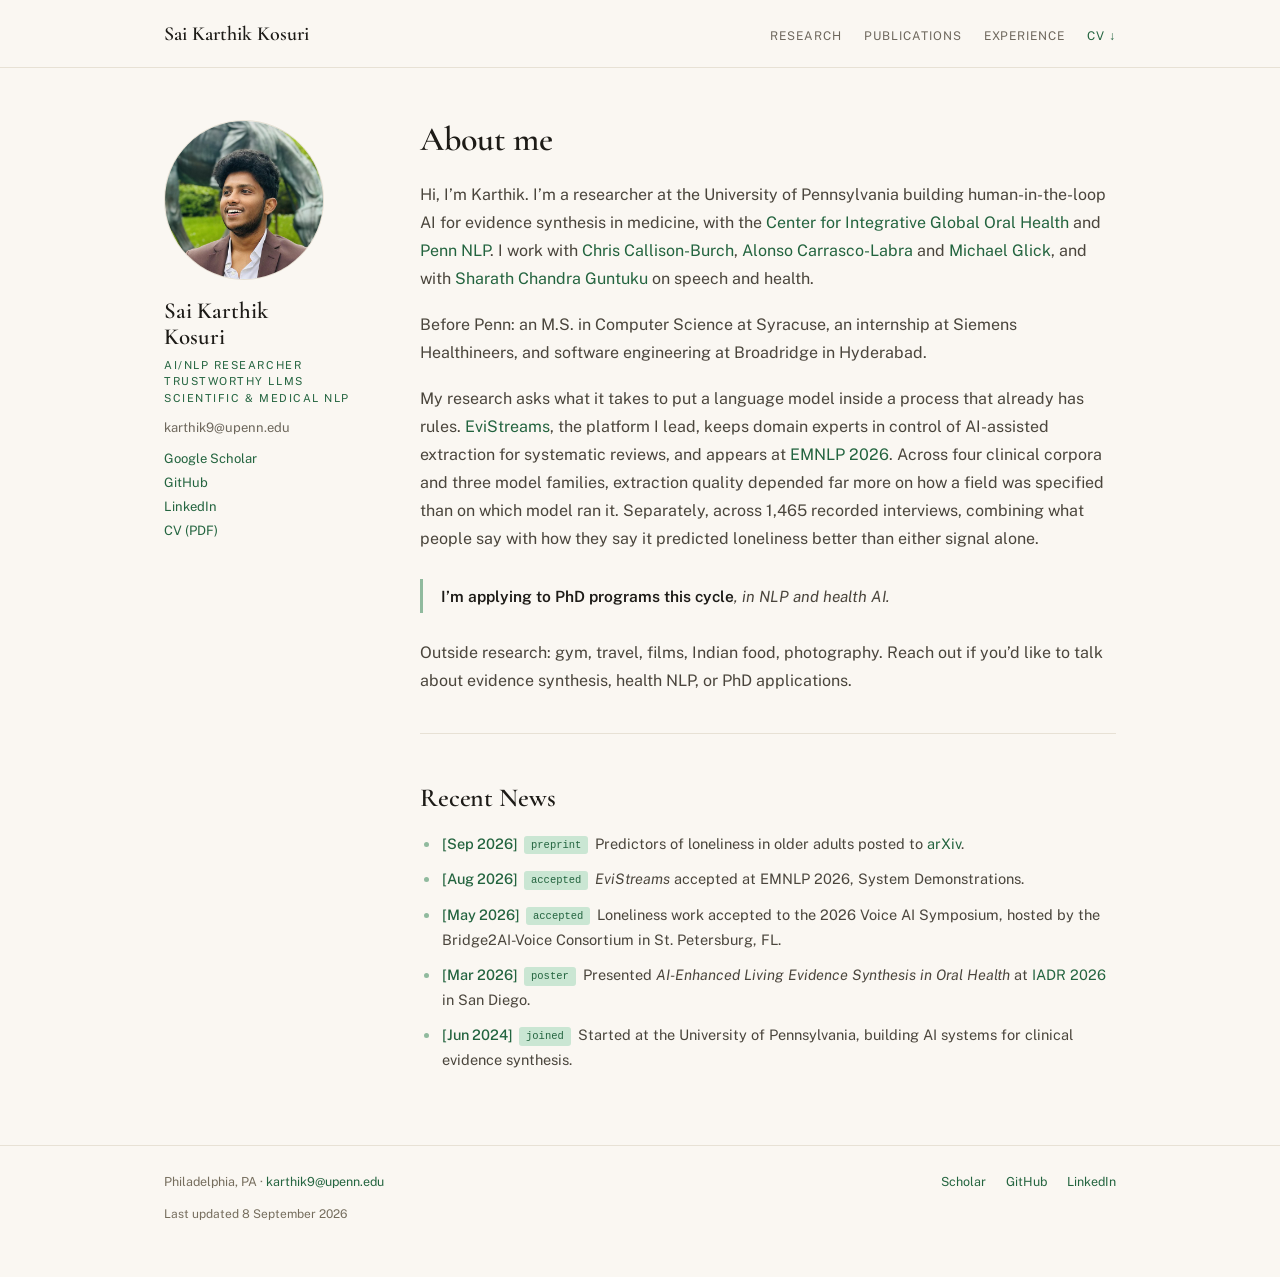
<file: index.html>
<!DOCTYPE html>
<html lang="en">
<head>
<meta charset="utf-8">
<meta name="viewport" content="width=device-width, initial-scale=1">
<title>Sai Karthik Kosuri &mdash; AI/NLP Researcher</title>
<meta name="description" content="Karthik Kosuri builds human-in-the-loop AI for evidence synthesis in medicine at the University of Pennsylvania, and studies what speech and language reveal about health in older adults. Applying to PhD programs in NLP and health AI.">
<meta name="author" content="Sai Karthik Kosuri">
<link rel="canonical" href="https://karthik-strikes.github.io/">
<meta name="theme-color" content="#faf7f2">

<meta property="og:type" content="profile">
<meta property="og:title" content="Sai Karthik Kosuri &mdash; AI/NLP Researcher, Trustworthy LLMs">
<meta property="og:description" content="Karthik Kosuri builds human-in-the-loop AI for evidence synthesis in medicine at the University of Pennsylvania, and studies what speech and language reveal about health in older adults. Applying to PhD programs in NLP and health AI.">
<meta property="og:url" content="https://karthik-strikes.github.io/">
<meta property="og:image" content="https://karthik-strikes.github.io/assets/og-card.jpg">
<meta property="og:image:width" content="1200">
<meta property="og:image:height" content="630">
<meta property="og:image:alt" content="Sai Karthik Kosuri, Researcher in NLP and Health AI, University of Pennsylvania">
<meta name="twitter:card" content="summary_large_image">
<meta name="twitter:title" content="Sai Karthik Kosuri &mdash; AI/NLP Researcher, Trustworthy LLMs">
<meta name="twitter:description" content="Karthik Kosuri builds human-in-the-loop AI for evidence synthesis in medicine at the University of Pennsylvania, and studies what speech and language reveal about health in older adults. Applying to PhD programs in NLP and health AI.">
<meta name="twitter:image" content="https://karthik-strikes.github.io/assets/og-card.jpg">

<link rel="icon" href="favicon.svg" type="image/svg+xml">
<link rel="icon" href="favicon-32.png" sizes="32x32" type="image/png">
<link rel="icon" href="favicon-16.png" sizes="16x16" type="image/png">
<link rel="apple-touch-icon" href="apple-touch-icon.png">

<link rel="preconnect" href="https://fonts.googleapis.com">
<link rel="preconnect" href="https://fonts.gstatic.com" crossorigin>
<link href="https://fonts.googleapis.com/css2?family=Cormorant+Garamond:ital,wght@0,500;0,600;1,500&family=Public+Sans:wght@400;500;600&display=swap" rel="stylesheet">
<link rel="stylesheet" href="assets/site.css">
</head>
<body>
<a class="skip" href="#main">Skip to content</a>

<header class="masthead">
  <div class="masthead-inner">
    <a class="nav-name" href="index.html">Sai Karthik Kosuri</a>
    <nav class="nav-links">
      <a href="research.html">Research</a>
      <a href="publications.html">Publications</a>
      <a href="experience.html">Experience</a>
      <a class="cv" href="assets/kosuri-cv.pdf">CV &darr;</a>
    </nav>
  </div>
</header>

<div class="shell">

  <aside class="side">
    <img class="side-photo" src="assets/headshot.jpg" width="160" height="160" alt="Portrait of Sai Karthik Kosuri">
    <div>
      <div class="side-name">Sai Karthik<br>Kosuri</div>
      <div class="side-role">AI/NLP Researcher<br>Trustworthy LLMs<br>Scientific &amp; Medical NLP</div>
      <a class="side-mail" href="mailto:karthik9@upenn.edu">karthik9@upenn.edu</a>
      <ul class="side-links">
        <li><a href="https://scholar.google.com/citations?user=XbW94m8AAAAJ" target="_blank" rel="noopener noreferrer">Google Scholar</a></li>
        <li><a href="https://github.com/karthik-strikes" target="_blank" rel="noopener noreferrer">GitHub</a></li>
        <li><a href="https://www.linkedin.com/in/karthikkosuri9/" target="_blank" rel="noopener noreferrer">LinkedIn</a></li>
        <li><a href="assets/kosuri-cv.pdf">CV (PDF)</a></li>
      </ul>
    </div>
  </aside>

  <main class="main" id="main">
    <h1 class="page-title">About me</h1>

    <p class="lede">Hi, I&rsquo;m Karthik. I&rsquo;m a researcher at the University of Pennsylvania building human-in-the-loop AI for evidence synthesis in medicine, with the <a href="https://www.dental.upenn.edu/academic-programs/center-for-integrative-global-oral-health/" target="_blank" rel="noopener noreferrer">Center for Integrative Global Oral Health</a> and <a href="https://nlp.cis.upenn.edu/" target="_blank" rel="noopener noreferrer">Penn NLP</a>. I work with <a href="https://www.cis.upenn.edu/~ccb/" target="_blank" rel="noopener noreferrer">Chris Callison-Burch</a>, <a href="https://www.dental.upenn.edu/faculty/raul-alonso-carrasco-labra-d-d-s-m-sc-ph-d-2/" target="_blank" rel="noopener noreferrer">Alonso Carrasco-Labra</a> and <a href="https://www.dental.upenn.edu/people/michael-glick/" target="_blank" rel="noopener noreferrer">Michael Glick</a>, and with <a href="https://sharathg.cis.upenn.edu/" target="_blank" rel="noopener noreferrer">Sharath Chandra Guntuku</a> on speech and health.</p>

    <p class="lede">Before Penn: an M.S. in Computer Science at Syracuse, an internship at Siemens Healthineers, and software engineering at Broadridge in Hyderabad.</p>

    <p class="lede">My research asks what it takes to put a language model inside a process that already has rules. <a href="research.html">EviStreams</a>, the platform I lead, keeps domain experts in control of AI-assisted extraction for systematic reviews, and appears at <a href="publications.html">EMNLP 2026</a>. Across four clinical corpora and three model families, extraction quality depended far more on how a field was specified than on which model ran it. Separately, across 1,465 recorded interviews, combining what people say with how they say it predicted loneliness better than either signal alone.</p>

    <p class="callout"><strong>I&rsquo;m applying to PhD programs this cycle</strong>, in NLP and health AI.</p>

    <p class="lede">Outside research: gym, travel, films, Indian food, photography. Reach out if you&rsquo;d like to talk about evidence synthesis, health NLP, or PhD applications.</p>

    <hr class="rule">

    <h2 class="sec">Recent News</h2>
    <ul class="news">
      <li><span class="when">[Sep 2026]</span> <span class="ntag">preprint</span>Predictors of loneliness in older adults posted to <a href="https://arxiv.org/abs/2609.02606" target="_blank" rel="noopener noreferrer">arXiv</a>.</li>
      <li><span class="when">[Aug 2026]</span> <span class="ntag">accepted</span><em>EviStreams</em> accepted at EMNLP 2026, System Demonstrations.</li>
      <li><span class="when">[May 2026]</span> <span class="ntag">accepted</span>Loneliness work accepted to the 2026 Voice AI Symposium, hosted by the Bridge2AI-Voice Consortium in St. Petersburg, FL.</li>
      <li><span class="when">[Mar 2026]</span> <span class="ntag">poster</span>Presented <em>AI-Enhanced Living Evidence Synthesis in Oral Health</em> at <a href="publications.html#talks">IADR 2026</a> in San Diego.</li>
      <li><span class="when">[Jun 2024]</span> <span class="ntag">joined</span>Started at the University of Pennsylvania, building AI systems for clinical evidence synthesis.</li>
    </ul>
  </main>

</div>

<div class="foot-wrap">
  <footer class="foot">
    <div>Philadelphia, PA &middot; <a href="mailto:karthik9@upenn.edu">karthik9@upenn.edu</a></div>
    <div class="foot-links">
      <a href="https://scholar.google.com/citations?user=XbW94m8AAAAJ" target="_blank" rel="noopener noreferrer">Scholar</a>
      <a href="https://github.com/karthik-strikes" target="_blank" rel="noopener noreferrer">GitHub</a>
      <a href="https://www.linkedin.com/in/karthikkosuri9/" target="_blank" rel="noopener noreferrer">LinkedIn</a>
    </div>
    <div class="stamp">Last updated <time datetime="2026-09-08">8 September 2026</time></div>
  </footer>
</div>

<script type="application/ld+json">
{
  "@context": "https://schema.org",
  "@type": "Person",
  "name": "Sai Karthik Kosuri",
  "alternateName": "Karthik Kosuri",
  "url": "https://karthik-strikes.github.io/",
  "image": "https://karthik-strikes.github.io/assets/headshot.jpg",
  "email": "mailto:karthik9@upenn.edu",
  "jobTitle": "AI/NLP Researcher",
  "worksFor": { "@type": "Organization", "name": "University of Pennsylvania" },
  "alumniOf": [
    { "@type": "CollegeOrUniversity", "name": "Syracuse University" },
    { "@type": "CollegeOrUniversity", "name": "Vellore Institute of Technology" }
  ],
  "knowsAbout": ["Natural Language Processing", "Trustworthy Large Language Models", "Scientific and Medical NLP", "Evidence Synthesis", "Systematic Reviews", "Speech and Language Analysis"],
  "sameAs": [
    "https://scholar.google.com/citations?user=XbW94m8AAAAJ",
    "https://github.com/karthik-strikes",
    "https://www.linkedin.com/in/karthikkosuri9/"
  ]
}
</script>

</body>
</html>
</file>
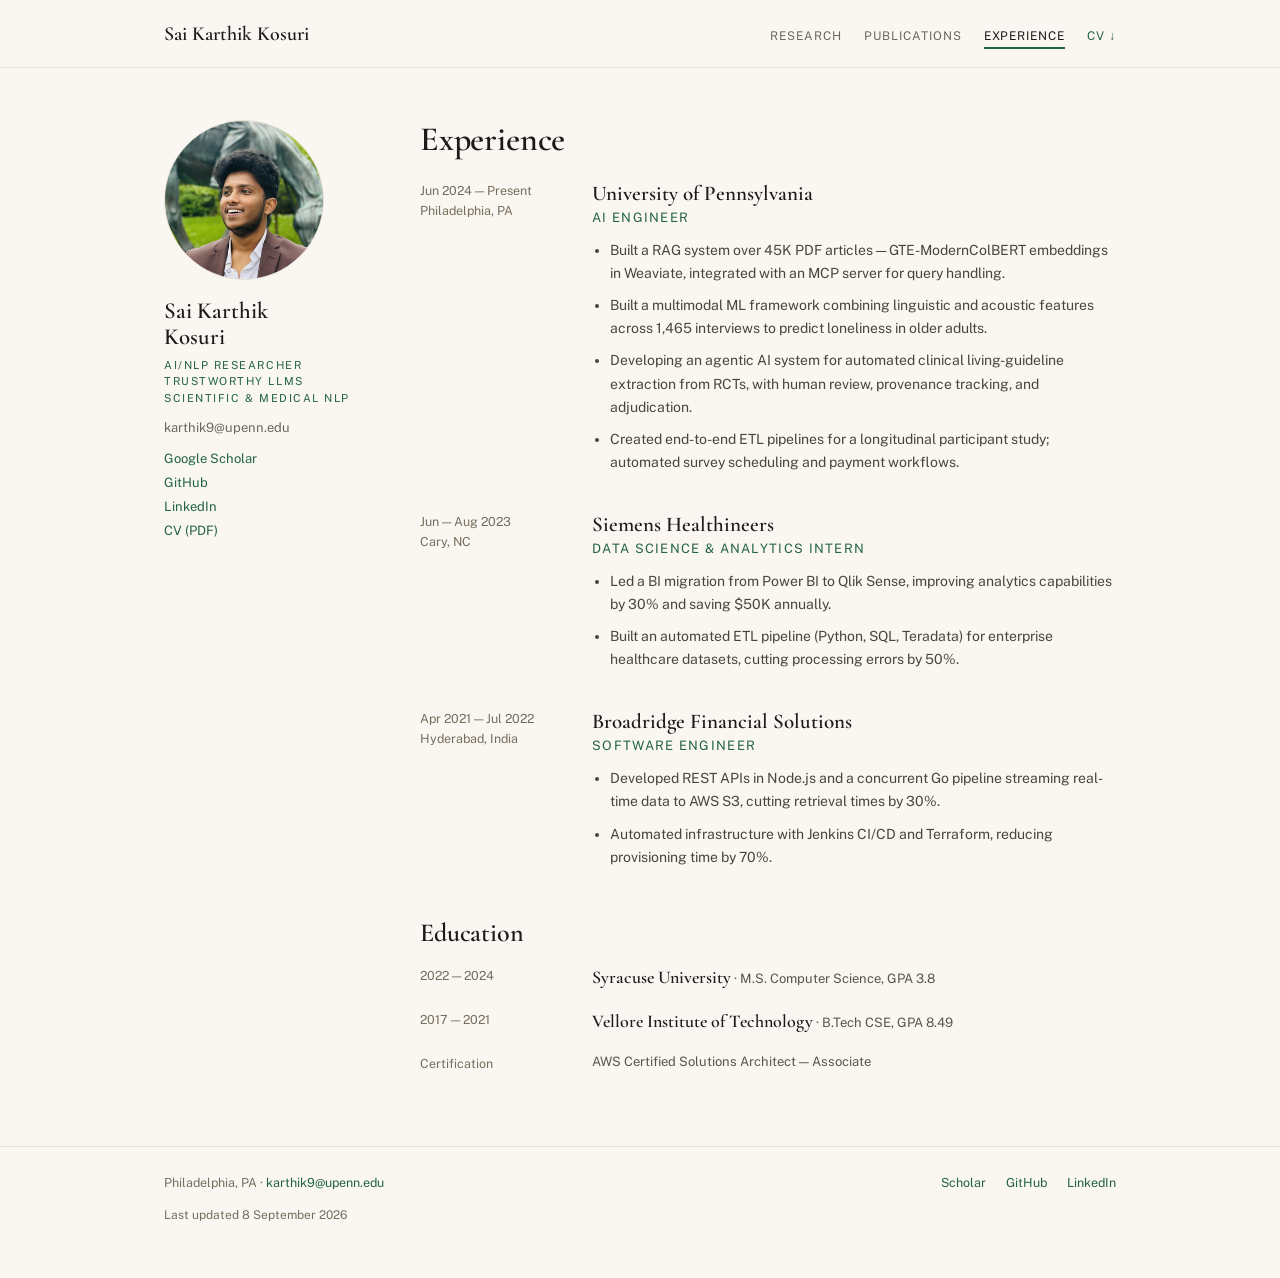
<file: experience.html>
<!DOCTYPE html>
<html lang="en">
<head>
<meta charset="utf-8">
<meta name="viewport" content="width=device-width, initial-scale=1">
<title>Experience &mdash; Sai Karthik Kosuri</title>
<meta name="description" content="Experience and education: AI Engineer at the University of Pennsylvania, previously Siemens Healthineers and Broadridge Financial Solutions.">
<meta name="author" content="Sai Karthik Kosuri">
<link rel="canonical" href="https://karthik-strikes.github.io/experience.html">
<meta name="theme-color" content="#faf7f2">

<meta property="og:type" content="website">
<meta property="og:title" content="Experience &mdash; Sai Karthik Kosuri">
<meta property="og:description" content="Experience and education: AI Engineer at the University of Pennsylvania, previously Siemens Healthineers and Broadridge Financial Solutions.">
<meta property="og:url" content="https://karthik-strikes.github.io/experience.html">
<meta property="og:image" content="https://karthik-strikes.github.io/assets/og-card.jpg">
<meta property="og:image:width" content="1200">
<meta property="og:image:height" content="630">
<meta property="og:image:alt" content="Sai Karthik Kosuri, Researcher in NLP and Health AI, University of Pennsylvania">
<meta name="twitter:card" content="summary_large_image">
<meta name="twitter:title" content="Experience &mdash; Sai Karthik Kosuri">
<meta name="twitter:description" content="Experience and education: AI Engineer at the University of Pennsylvania, previously Siemens Healthineers and Broadridge Financial Solutions.">
<meta name="twitter:image" content="https://karthik-strikes.github.io/assets/og-card.jpg">

<link rel="icon" href="favicon.svg" type="image/svg+xml">
<link rel="icon" href="favicon-32.png" sizes="32x32" type="image/png">
<link rel="icon" href="favicon-16.png" sizes="16x16" type="image/png">
<link rel="apple-touch-icon" href="apple-touch-icon.png">

<link rel="preconnect" href="https://fonts.googleapis.com">
<link rel="preconnect" href="https://fonts.gstatic.com" crossorigin>
<link href="https://fonts.googleapis.com/css2?family=Cormorant+Garamond:ital,wght@0,500;0,600;1,500&family=Public+Sans:wght@400;500;600&display=swap" rel="stylesheet">
<link rel="stylesheet" href="assets/site.css">
</head>
<body>
<a class="skip" href="#main">Skip to content</a>

<header class="masthead">
  <div class="masthead-inner">
    <a class="nav-name" href="index.html">Sai Karthik Kosuri</a>
    <nav class="nav-links">
      <a href="research.html">Research</a>
      <a href="publications.html">Publications</a>
      <a class="active" href="experience.html">Experience</a>
      <a class="cv" href="assets/kosuri-cv.pdf">CV &darr;</a>
    </nav>
  </div>
</header>

<div class="shell">

  <aside class="side">
    <img class="side-photo" src="assets/headshot.jpg" width="160" height="160" alt="Portrait of Sai Karthik Kosuri">
    <div>
      <div class="side-name">Sai Karthik<br>Kosuri</div>
      <div class="side-role">AI/NLP Researcher<br>Trustworthy LLMs<br>Scientific &amp; Medical NLP</div>
      <a class="side-mail" href="mailto:karthik9@upenn.edu">karthik9@upenn.edu</a>
      <ul class="side-links">
        <li><a href="https://scholar.google.com/citations?user=XbW94m8AAAAJ" target="_blank" rel="noopener noreferrer">Google Scholar</a></li>
        <li><a href="https://github.com/karthik-strikes" target="_blank" rel="noopener noreferrer">GitHub</a></li>
        <li><a href="https://www.linkedin.com/in/karthikkosuri9/" target="_blank" rel="noopener noreferrer">LinkedIn</a></li>
        <li><a href="assets/kosuri-cv.pdf">CV (PDF)</a></li>
      </ul>
    </div>
  </aside>

  <main class="main" id="main">
    <h1 class="page-title">Experience</h1>

    <div class="entries">
      <article class="entry">
        <div class="when">Jun 2024 &mdash; Present<br>Philadelphia, PA</div>
        <div>
          <h3>University of Pennsylvania</h3>
          <div class="role">AI Engineer</div>
          <ul>
            <li>Built a RAG system over 45K PDF articles &mdash; GTE-ModernColBERT embeddings in Weaviate, integrated with an MCP server for query handling.</li>
            <li>Built a multimodal ML framework combining linguistic and acoustic features across 1,465 interviews to predict loneliness in older adults.</li>
            <li>Developing an agentic AI system for automated clinical living-guideline extraction from RCTs, with human review, provenance tracking, and adjudication.</li>
            <li>Created end-to-end ETL pipelines for a longitudinal participant study; automated survey scheduling and payment workflows.</li>
          </ul>
        </div>
      </article>

      <article class="entry">
        <div class="when">Jun &mdash; Aug 2023<br>Cary, NC</div>
        <div>
          <h3>Siemens Healthineers</h3>
          <div class="role">Data Science &amp; Analytics Intern</div>
          <ul>
            <li>Led a BI migration from Power BI to Qlik Sense, improving analytics capabilities by 30% and saving $50K annually.</li>
            <li>Built an automated ETL pipeline (Python, SQL, Teradata) for enterprise healthcare datasets, cutting processing errors by 50%.</li>
          </ul>
        </div>
      </article>

      <article class="entry">
        <div class="when">Apr 2021 &mdash; Jul 2022<br>Hyderabad, India</div>
        <div>
          <h3>Broadridge Financial Solutions</h3>
          <div class="role">Software Engineer</div>
          <ul>
            <li>Developed REST APIs in Node.js and a concurrent Go pipeline streaming real-time data to AWS S3, cutting retrieval times by 30%.</li>
            <li>Automated infrastructure with Jenkins CI/CD and Terraform, reducing provisioning time by 70%.</li>
          </ul>
        </div>
      </article>
    </div>

    <h2 class="sec" id="education">Education</h2>
    <div class="edu">
      <div class="entry">
        <div class="when">2022 &mdash; 2024</div>
        <div><span class="school">Syracuse University</span><span class="detail"> &middot; M.S. Computer Science, GPA 3.8</span></div>
      </div>
      <div class="entry">
        <div class="when">2017 &mdash; 2021</div>
        <div><span class="school">Vellore Institute of Technology</span><span class="detail"> &middot; B.Tech CSE, GPA 8.49</span></div>
      </div>
      <div class="entry">
        <div class="when">Certification</div>
        <div class="detail">AWS Certified Solutions Architect &mdash; Associate</div>
      </div>
    </div>
  </main>

</div>

<div class="foot-wrap">
  <footer class="foot">
    <div>Philadelphia, PA &middot; <a href="mailto:karthik9@upenn.edu">karthik9@upenn.edu</a></div>
    <div class="foot-links">
      <a href="https://scholar.google.com/citations?user=XbW94m8AAAAJ" target="_blank" rel="noopener noreferrer">Scholar</a>
      <a href="https://github.com/karthik-strikes" target="_blank" rel="noopener noreferrer">GitHub</a>
      <a href="https://www.linkedin.com/in/karthikkosuri9/" target="_blank" rel="noopener noreferrer">LinkedIn</a>
    </div>
    <div class="stamp">Last updated <time datetime="2026-09-08">8 September 2026</time></div>
  </footer>
</div>

</body>
</html>
</file>
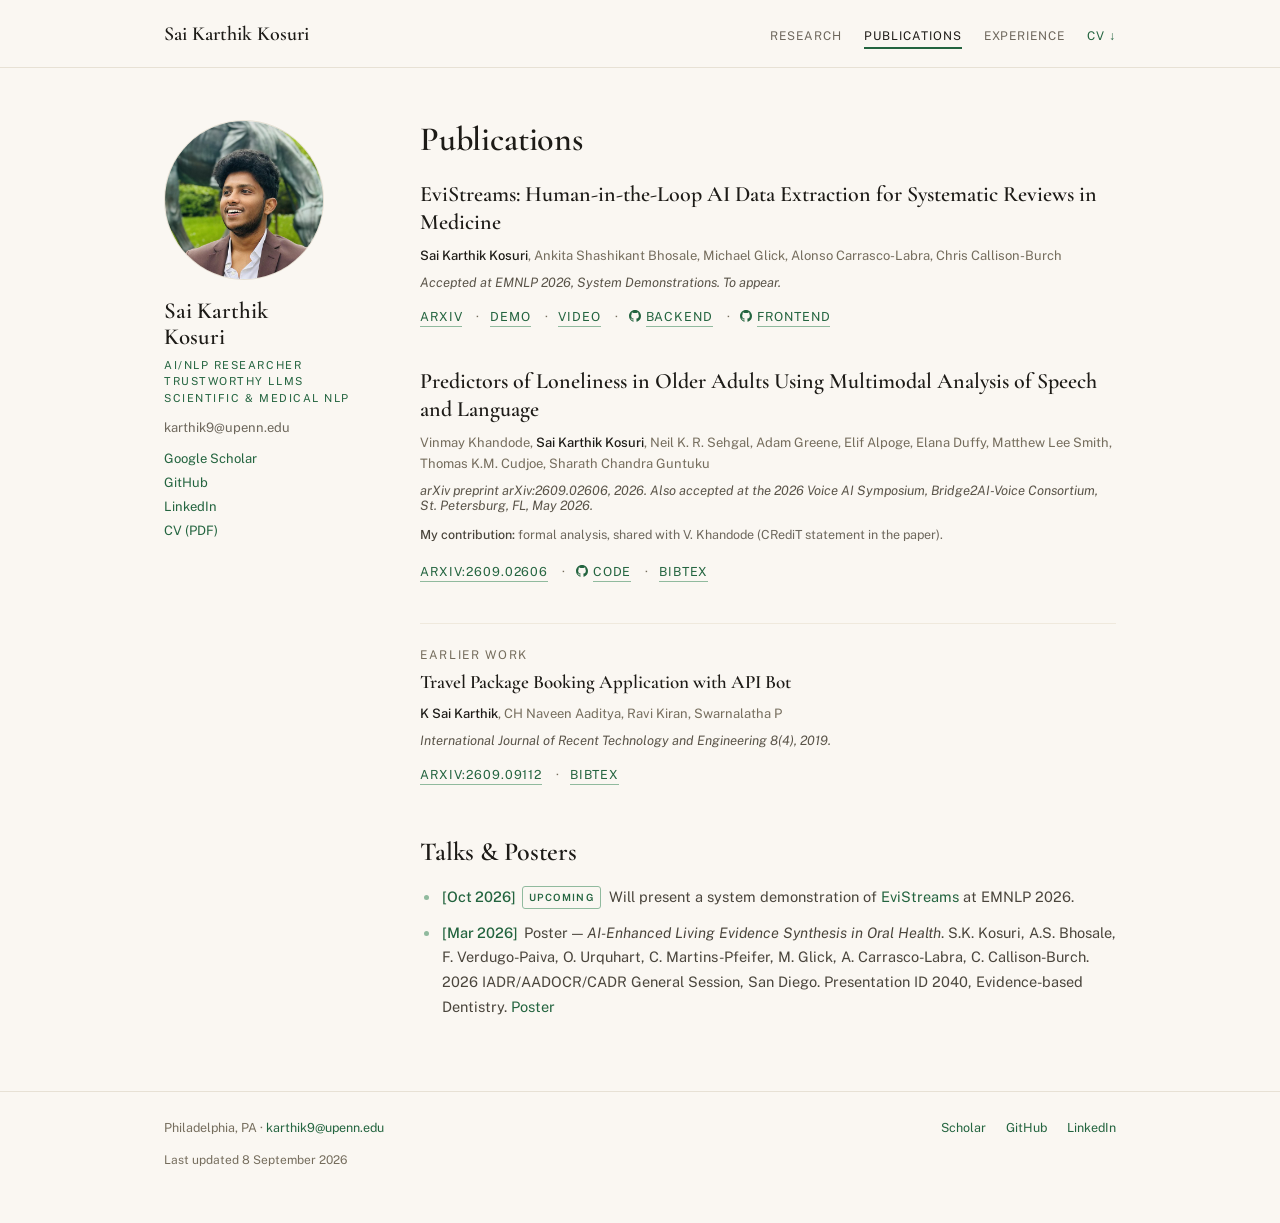
<file: publications.html>
<!DOCTYPE html>
<html lang="en">
<head>
<meta charset="utf-8">
<meta name="viewport" content="width=device-width, initial-scale=1">
<title>Publications &mdash; Sai Karthik Kosuri</title>
<meta name="description" content="Publications and conference talks by Sai Karthik Kosuri, including EviStreams at EMNLP 2026 and multimodal analysis of loneliness in older adults.">
<meta name="author" content="Sai Karthik Kosuri">
<link rel="canonical" href="https://karthik-strikes.github.io/publications.html">
<meta name="theme-color" content="#faf7f2">

<meta property="og:type" content="website">
<meta property="og:title" content="Publications &mdash; Sai Karthik Kosuri">
<meta property="og:description" content="Publications and conference talks by Sai Karthik Kosuri, including EviStreams at EMNLP 2026 and multimodal analysis of loneliness in older adults.">
<meta property="og:url" content="https://karthik-strikes.github.io/publications.html">
<meta property="og:image" content="https://karthik-strikes.github.io/assets/og-card.jpg">
<meta property="og:image:width" content="1200">
<meta property="og:image:height" content="630">
<meta property="og:image:alt" content="Sai Karthik Kosuri, Researcher in NLP and Health AI, University of Pennsylvania">
<meta name="twitter:card" content="summary_large_image">
<meta name="twitter:title" content="Publications &mdash; Sai Karthik Kosuri">
<meta name="twitter:description" content="Publications and conference talks by Sai Karthik Kosuri, including EviStreams at EMNLP 2026 and multimodal analysis of loneliness in older adults.">
<meta name="twitter:image" content="https://karthik-strikes.github.io/assets/og-card.jpg">

<link rel="icon" href="favicon.svg" type="image/svg+xml">
<link rel="icon" href="favicon-32.png" sizes="32x32" type="image/png">
<link rel="icon" href="favicon-16.png" sizes="16x16" type="image/png">
<link rel="apple-touch-icon" href="apple-touch-icon.png">

<link rel="preconnect" href="https://fonts.googleapis.com">
<link rel="preconnect" href="https://fonts.gstatic.com" crossorigin>
<link href="https://fonts.googleapis.com/css2?family=Cormorant+Garamond:ital,wght@0,500;0,600;1,500&family=Public+Sans:wght@400;500;600&display=swap" rel="stylesheet">
<link rel="stylesheet" href="assets/site.css">
</head>
<body>
<a class="skip" href="#main">Skip to content</a>

<header class="masthead">
  <div class="masthead-inner">
    <a class="nav-name" href="index.html">Sai Karthik Kosuri</a>
    <nav class="nav-links">
      <a href="research.html">Research</a>
      <a class="active" href="publications.html">Publications</a>
      <a href="experience.html">Experience</a>
      <a class="cv" href="assets/kosuri-cv.pdf">CV &darr;</a>
    </nav>
  </div>
</header>

<div class="shell">

  <aside class="side">
    <img class="side-photo" src="assets/headshot.jpg" width="160" height="160" alt="Portrait of Sai Karthik Kosuri">
    <div>
      <div class="side-name">Sai Karthik<br>Kosuri</div>
      <div class="side-role">AI/NLP Researcher<br>Trustworthy LLMs<br>Scientific &amp; Medical NLP</div>
      <a class="side-mail" href="mailto:karthik9@upenn.edu">karthik9@upenn.edu</a>
      <ul class="side-links">
        <li><a href="https://scholar.google.com/citations?user=XbW94m8AAAAJ" target="_blank" rel="noopener noreferrer">Google Scholar</a></li>
        <li><a href="https://github.com/karthik-strikes" target="_blank" rel="noopener noreferrer">GitHub</a></li>
        <li><a href="https://www.linkedin.com/in/karthikkosuri9/" target="_blank" rel="noopener noreferrer">LinkedIn</a></li>
        <li><a href="assets/kosuri-cv.pdf">CV (PDF)</a></li>
      </ul>
    </div>
  </aside>

  <main class="main" id="main">
    <h1 class="page-title">Publications</h1>

    <div class="pubs">
      <article>
        <h3><a href="https://arxiv.org/abs/2609.27418" target="_blank" rel="noopener noreferrer">EviStreams: Human-in-the-Loop AI Data Extraction for Systematic Reviews in Medicine</a></h3>
        <p class="authors"><span class="me">Sai Karthik Kosuri</span>, Ankita Shashikant Bhosale, Michael Glick, Alonso Carrasco-Labra, Chris Callison-Burch</p>
        <p class="venue">Accepted at EMNLP 2026, System Demonstrations. To appear.</p>
        <div class="dotlinks">
          <a href="https://arxiv.org/abs/2609.27418" target="_blank" rel="noopener noreferrer"><span>arXiv</span></a>
          <a href="https://evistreams.com/demo" target="_blank" rel="noopener noreferrer"><span>Demo</span></a>
          <a href="https://www.youtube.com/watch?v=j1Gxyu0KitU" target="_blank" rel="noopener noreferrer"><span>Video</span></a>
          <a href="https://github.com/karthik-strikes/evistream_backend" target="_blank" rel="noopener noreferrer"><svg class="gh" viewBox="0 0 16 16" fill="currentColor" aria-hidden="true"><path d="M8 0C3.58 0 0 3.58 0 8c0 3.54 2.29 6.53 5.47 7.59.4.07.55-.17.55-.38 0-.19-.01-.82-.01-1.49-2.01.37-2.53-.49-2.69-.94-.09-.23-.48-.94-.82-1.13-.28-.15-.68-.52-.01-.53.63-.01 1.08.58 1.23.82.72 1.21 1.87.87 2.33.66.07-.52.28-.87.51-1.07-1.78-.2-3.64-.89-3.64-3.95 0-.87.31-1.59.82-2.15-.08-.2-.36-1.02.08-2.12 0 0 .67-.21 2.2.82.64-.18 1.32-.27 2-.27s1.36.09 2 .27c1.53-1.04 2.2-.82 2.2-.82.44 1.1.16 1.92.08 2.12.51.56.82 1.27.82 2.15 0 3.07-1.87 3.75-3.65 3.95.29.25.54.73.54 1.48 0 1.07-.01 1.93-.01 2.2 0 .21.15.46.55.38A8.012 8.012 0 0 0 16 8c0-4.42-3.58-8-8-8z"/></svg><span>Backend</span></a>
          <a href="https://github.com/karthik-strikes/evistream_frontend" target="_blank" rel="noopener noreferrer"><svg class="gh" viewBox="0 0 16 16" fill="currentColor" aria-hidden="true"><path d="M8 0C3.58 0 0 3.58 0 8c0 3.54 2.29 6.53 5.47 7.59.4.07.55-.17.55-.38 0-.19-.01-.82-.01-1.49-2.01.37-2.53-.49-2.69-.94-.09-.23-.48-.94-.82-1.13-.28-.15-.68-.52-.01-.53.63-.01 1.08.58 1.23.82.72 1.21 1.87.87 2.33.66.07-.52.28-.87.51-1.07-1.78-.2-3.64-.89-3.64-3.95 0-.87.31-1.59.82-2.15-.08-.2-.36-1.02.08-2.12 0 0 .67-.21 2.2.82.64-.18 1.32-.27 2-.27s1.36.09 2 .27c1.53-1.04 2.2-.82 2.2-.82.44 1.1.16 1.92.08 2.12.51.56.82 1.27.82 2.15 0 3.07-1.87 3.75-3.65 3.95.29.25.54.73.54 1.48 0 1.07-.01 1.93-.01 2.2 0 .21.15.46.55.38A8.012 8.012 0 0 0 16 8c0-4.42-3.58-8-8-8z"/></svg><span>Frontend</span></a>
        </div>
      </article>

      <article>
        <h3><a href="https://arxiv.org/abs/2609.02606" target="_blank" rel="noopener noreferrer">Predictors of Loneliness in Older Adults Using Multimodal Analysis of Speech and Language</a></h3>
        <p class="authors">Vinmay Khandode, <span class="me">Sai Karthik Kosuri</span>, Neil K. R. Sehgal, Adam Greene, Elif Alpoge, Elana Duffy, Matthew Lee Smith, Thomas K.M. Cudjoe, Sharath Chandra Guntuku</p>
        <p class="venue">arXiv preprint arXiv:2609.02606, 2026. Also accepted at the 2026 Voice AI Symposium, Bridge2AI-Voice Consortium, St. Petersburg, FL, May 2026.</p>
        <p class="credit"><b>My contribution:</b> formal analysis, shared with V. Khandode (CRediT statement in the paper).</p>
        <div class="dotlinks">
          <a href="https://arxiv.org/abs/2609.02606" target="_blank" rel="noopener noreferrer"><span>arXiv:2609.02606</span></a>
          <a href="https://github.com/karthik-strikes/Audio_Analysis" target="_blank" rel="noopener noreferrer"><svg class="gh" viewBox="0 0 16 16" fill="currentColor" aria-hidden="true"><path d="M8 0C3.58 0 0 3.58 0 8c0 3.54 2.29 6.53 5.47 7.59.4.07.55-.17.55-.38 0-.19-.01-.82-.01-1.49-2.01.37-2.53-.49-2.69-.94-.09-.23-.48-.94-.82-1.13-.28-.15-.68-.52-.01-.53.63-.01 1.08.58 1.23.82.72 1.21 1.87.87 2.33.66.07-.52.28-.87.51-1.07-1.78-.2-3.64-.89-3.64-3.95 0-.87.31-1.59.82-2.15-.08-.2-.36-1.02.08-2.12 0 0 .67-.21 2.2.82.64-.18 1.32-.27 2-.27s1.36.09 2 .27c1.53-1.04 2.2-.82 2.2-.82.44 1.1.16 1.92.08 2.12.51.56.82 1.27.82 2.15 0 3.07-1.87 3.75-3.65 3.95.29.25.54.73.54 1.48 0 1.07-.01 1.93-.01 2.2 0 .21.15.46.55.38A8.012 8.012 0 0 0 16 8c0-4.42-3.58-8-8-8z"/></svg><span>Code</span></a>
          <button type="button" data-bib="bib-loneliness" aria-expanded="false" aria-controls="bib-loneliness"><span>BibTeX</span></button>
        </div>
<pre class="bib" id="bib-loneliness" hidden>@article{khandode2026loneliness,
  title   = {Predictors of Loneliness in Older Adults Using Multimodal Analysis of Speech and Language},
  author  = {Khandode, Vinmay and Kosuri, Sai Karthik and Sehgal, Neil K. R. and Greene, Adam and Alpoge, Elif and Duffy, Elana and Smith, Matthew Lee and Cudjoe, Thomas K. M. and Guntuku, Sharath Chandra},
  journal = {arXiv preprint arXiv:2609.02606},
  year    = {2026}
}</pre>
      </article>

      <div class="earlier">
        <span class="label">Earlier work</span>
        <h3><a href="https://arxiv.org/abs/2609.09112" target="_blank" rel="noopener noreferrer">Travel Package Booking Application with API Bot</a></h3>
        <p class="authors"><span class="me">K Sai Karthik</span>, CH Naveen Aaditya, Ravi Kiran, Swarnalatha P</p>
        <p class="venue">International Journal of Recent Technology and Engineering 8(4), 2019.</p>
        <div class="dotlinks">
          <a href="https://arxiv.org/abs/2609.09112" target="_blank" rel="noopener noreferrer"><span>arXiv:2609.09112</span></a>
          <button type="button" data-bib="bib-travel" aria-expanded="false" aria-controls="bib-travel"><span>BibTeX</span></button>
        </div>
<pre class="bib" id="bib-travel" hidden>@article{saikarthik2019travel,
  title   = {Travel Package Booking Application with API Bot},
  author  = {{K Sai Karthik} and {CH Naveen Aaditya} and {Ravi Kiran} and {Swarnalatha P}},
  journal = {International Journal of Recent Technology and Engineering (IJRTE)},
  volume  = {8},
  number  = {4},
  year    = {2019},
  note    = {arXiv:2609.09112}
}</pre>
      </div>
    </div>

    <h2 class="sec" id="talks">Talks &amp; Posters</h2>
    <ul class="news">
      <li><span class="when">[Oct 2026]</span> <span class="tag">Upcoming</span>Will present a system demonstration of <a href="https://evistreams.com/demo" target="_blank" rel="noopener noreferrer">EviStreams</a> at EMNLP 2026.</li>
      <li><span class="when">[Mar 2026]</span> Poster &mdash; <em>AI-Enhanced Living Evidence Synthesis in Oral Health</em>. S.K. Kosuri, A.S. Bhosale, F. Verdugo-Paiva, O. Urquhart, C. Martins-Pfeifer, M. Glick, A. Carrasco-Labra, C. Callison-Burch. 2026 IADR/AADOCR/CADR General Session, San Diego. Presentation ID 2040, Evidence-based Dentistry. <a href="assets/iadr-2026-poster.jpg" target="_blank" rel="noopener noreferrer">Poster</a></li>
    </ul>
  </main>

</div>

<div class="foot-wrap">
  <footer class="foot">
    <div>Philadelphia, PA &middot; <a href="mailto:karthik9@upenn.edu">karthik9@upenn.edu</a></div>
    <div class="foot-links">
      <a href="https://scholar.google.com/citations?user=XbW94m8AAAAJ" target="_blank" rel="noopener noreferrer">Scholar</a>
      <a href="https://github.com/karthik-strikes" target="_blank" rel="noopener noreferrer">GitHub</a>
      <a href="https://www.linkedin.com/in/karthikkosuri9/" target="_blank" rel="noopener noreferrer">LinkedIn</a>
    </div>
    <div class="stamp">Last updated <time datetime="2026-09-08">8 September 2026</time></div>
  </footer>
</div>

<script>
document.querySelectorAll('[data-bib]').forEach(function (btn) {
  btn.addEventListener('click', function () {
    var panel = document.getElementById(btn.dataset.bib);
    var open = panel.hasAttribute('hidden');
    panel.toggleAttribute('hidden', !open);
    btn.setAttribute('aria-expanded', String(open));
  });
});
</script>

</body>
</html>
</file>
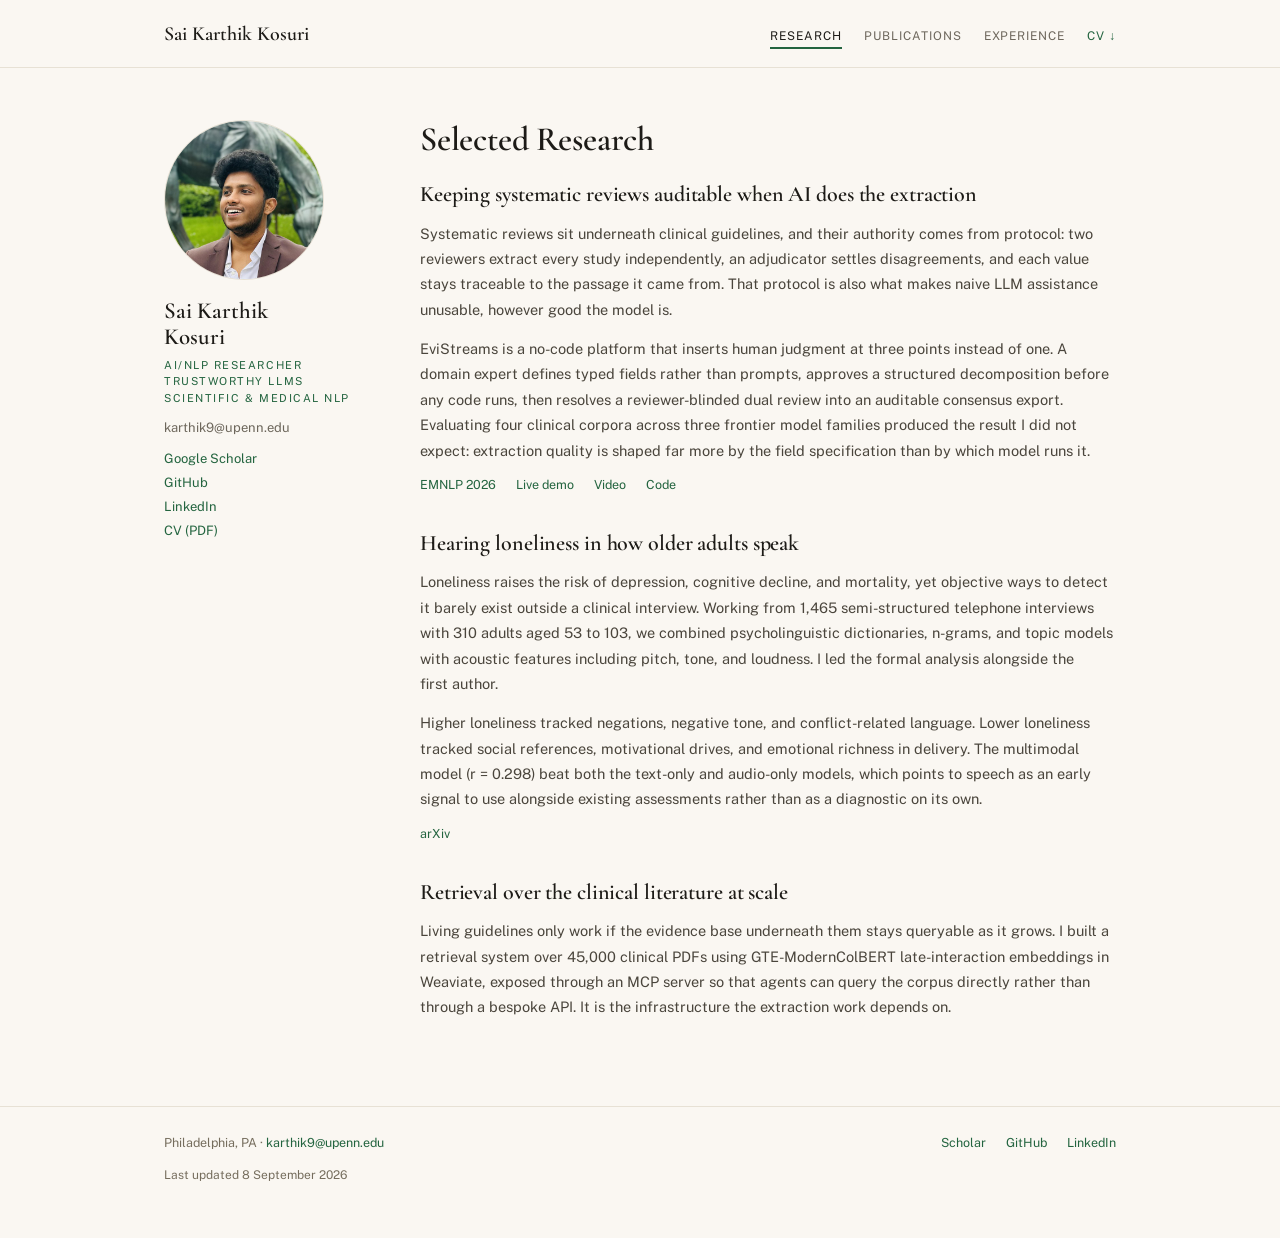
<file: research.html>
<!DOCTYPE html>
<html lang="en">
<head>
<meta charset="utf-8">
<meta name="viewport" content="width=device-width, initial-scale=1">
<title>Selected Research &mdash; Sai Karthik Kosuri</title>
<meta name="description" content="Human-in-the-loop AI for auditable systematic review extraction, multimodal speech and language markers of loneliness, and retrieval over 45,000 clinical papers.">
<meta name="author" content="Sai Karthik Kosuri">
<link rel="canonical" href="https://karthik-strikes.github.io/research.html">
<meta name="theme-color" content="#faf7f2">

<meta property="og:type" content="website">
<meta property="og:title" content="Selected Research &mdash; Sai Karthik Kosuri">
<meta property="og:description" content="Human-in-the-loop AI for auditable systematic review extraction, multimodal speech and language markers of loneliness, and retrieval over 45,000 clinical papers.">
<meta property="og:url" content="https://karthik-strikes.github.io/research.html">
<meta property="og:image" content="https://karthik-strikes.github.io/assets/og-card.jpg">
<meta property="og:image:width" content="1200">
<meta property="og:image:height" content="630">
<meta property="og:image:alt" content="Sai Karthik Kosuri, Researcher in NLP and Health AI, University of Pennsylvania">
<meta name="twitter:card" content="summary_large_image">
<meta name="twitter:title" content="Selected Research &mdash; Sai Karthik Kosuri">
<meta name="twitter:description" content="Human-in-the-loop AI for auditable systematic review extraction, multimodal speech and language markers of loneliness, and retrieval over 45,000 clinical papers.">
<meta name="twitter:image" content="https://karthik-strikes.github.io/assets/og-card.jpg">

<link rel="icon" href="favicon.svg" type="image/svg+xml">
<link rel="icon" href="favicon-32.png" sizes="32x32" type="image/png">
<link rel="icon" href="favicon-16.png" sizes="16x16" type="image/png">
<link rel="apple-touch-icon" href="apple-touch-icon.png">

<link rel="preconnect" href="https://fonts.googleapis.com">
<link rel="preconnect" href="https://fonts.gstatic.com" crossorigin>
<link href="https://fonts.googleapis.com/css2?family=Cormorant+Garamond:ital,wght@0,500;0,600;1,500&family=Public+Sans:wght@400;500;600&display=swap" rel="stylesheet">
<link rel="stylesheet" href="assets/site.css">
</head>
<body>
<a class="skip" href="#main">Skip to content</a>

<header class="masthead">
  <div class="masthead-inner">
    <a class="nav-name" href="index.html">Sai Karthik Kosuri</a>
    <nav class="nav-links">
      <a class="active" href="research.html">Research</a>
      <a href="publications.html">Publications</a>
      <a href="experience.html">Experience</a>
      <a class="cv" href="assets/kosuri-cv.pdf">CV &darr;</a>
    </nav>
  </div>
</header>

<div class="shell">

  <aside class="side">
    <img class="side-photo" src="assets/headshot.jpg" width="160" height="160" alt="Portrait of Sai Karthik Kosuri">
    <div>
      <div class="side-name">Sai Karthik<br>Kosuri</div>
      <div class="side-role">AI/NLP Researcher<br>Trustworthy LLMs<br>Scientific &amp; Medical NLP</div>
      <a class="side-mail" href="mailto:karthik9@upenn.edu">karthik9@upenn.edu</a>
      <ul class="side-links">
        <li><a href="https://scholar.google.com/citations?user=XbW94m8AAAAJ" target="_blank" rel="noopener noreferrer">Google Scholar</a></li>
        <li><a href="https://github.com/karthik-strikes" target="_blank" rel="noopener noreferrer">GitHub</a></li>
        <li><a href="https://www.linkedin.com/in/karthikkosuri9/" target="_blank" rel="noopener noreferrer">LinkedIn</a></li>
        <li><a href="assets/kosuri-cv.pdf">CV (PDF)</a></li>
      </ul>
    </div>
  </aside>

  <main class="main" id="main">
    <h1 class="page-title">Selected Research</h1>

    <div class="research">

      <article>
        <h3>Keeping systematic reviews auditable when AI does the extraction</h3>
        <p>Systematic reviews sit underneath clinical guidelines, and their authority comes from protocol: two reviewers extract every study independently, an adjudicator settles disagreements, and each value stays traceable to the passage it came from. That protocol is also what makes naive LLM assistance unusable, however good the model is.</p>
        <p>EviStreams is a no-code platform that inserts human judgment at three points instead of one. A domain expert defines typed fields rather than prompts, approves a structured decomposition before any code runs, then resolves a reviewer-blinded dual review into an auditable consensus export. Evaluating four clinical corpora across three frontier model families produced the result I did not expect: extraction quality is shaped far more by the field specification than by which model runs it.</p>
        <div class="links">
          <a href="publications.html">EMNLP 2026</a>
          <a href="https://evistreams.com/demo" target="_blank" rel="noopener noreferrer">Live demo</a>
          <a href="https://www.youtube.com/watch?v=j1Gxyu0KitU" target="_blank" rel="noopener noreferrer">Video</a>
          <a href="https://github.com/karthik-strikes/evistream_backend" target="_blank" rel="noopener noreferrer">Code</a>
        </div>
      </article>

      <article>
        <h3>Hearing loneliness in how older adults speak</h3>
        <p>Loneliness raises the risk of depression, cognitive decline, and mortality, yet objective ways to detect it barely exist outside a clinical interview. Working from 1,465 semi-structured telephone interviews with 310 adults aged 53 to 103, we combined psycholinguistic dictionaries, n-grams, and topic models with acoustic features including pitch, tone, and loudness. I led the formal analysis alongside the first author.</p>
        <p>Higher loneliness tracked negations, negative tone, and conflict-related language. Lower loneliness tracked social references, motivational drives, and emotional richness in delivery. The multimodal model (r = 0.298) beat both the text-only and audio-only models, which points to speech as an early signal to use alongside existing assessments rather than as a diagnostic on its own.</p>
        <div class="links">
          <a href="https://arxiv.org/abs/2609.02606" target="_blank" rel="noopener noreferrer">arXiv</a>
        </div>
      </article>

      <article>
        <h3>Retrieval over the clinical literature at scale</h3>
        <p>Living guidelines only work if the evidence base underneath them stays queryable as it grows. I built a retrieval system over 45,000 clinical PDFs using GTE-ModernColBERT late-interaction embeddings in Weaviate, exposed through an MCP server so that agents can query the corpus directly rather than through a bespoke API. It is the infrastructure the extraction work depends on.</p>
      </article>

    </div>
  </main>

</div>

<div class="foot-wrap">
  <footer class="foot">
    <div>Philadelphia, PA &middot; <a href="mailto:karthik9@upenn.edu">karthik9@upenn.edu</a></div>
    <div class="foot-links">
      <a href="https://scholar.google.com/citations?user=XbW94m8AAAAJ" target="_blank" rel="noopener noreferrer">Scholar</a>
      <a href="https://github.com/karthik-strikes" target="_blank" rel="noopener noreferrer">GitHub</a>
      <a href="https://www.linkedin.com/in/karthikkosuri9/" target="_blank" rel="noopener noreferrer">LinkedIn</a>
    </div>
    <div class="stamp">Last updated <time datetime="2026-09-08">8 September 2026</time></div>
  </footer>
</div>

</body>
</html>
</file>
<file: assets/site.css>
:root{
  --bg:#faf7f2; --ink:#1d1b17; --body:#4a453c; --muted:#6d675c; --dim:#756d5d;
  --rule:#e7e1d5; --rule-soft:#efe9dd; --panel:#f2eee4;
  --accent:#2f6b4a; --accent-soft:#8fc3a6; --accent-wash:#c9e6d5;
  --serif:'Cormorant Garamond',Georgia,serif;
  --sans:'Public Sans',-apple-system,BlinkMacSystemFont,'Segoe UI',sans-serif;
  --shell:1000px;
}
@supports (color: oklch(0.45 0.09 155)){
  :root{ --accent:oklch(0.45 0.09 155); --accent-soft:oklch(0.75 0.06 155); --accent-wash:oklch(0.9 0.04 155); }
}
*{box-sizing:border-box}
html{scroll-behavior:smooth}
body{margin:0;background:var(--bg);color:var(--ink);font-family:var(--sans);-webkit-font-smoothing:antialiased}
a{color:var(--accent);text-decoration:none}
a:hover{color:var(--ink)}
a:focus-visible,button:focus-visible{outline:2px solid var(--accent);outline-offset:3px;border-radius:2px}
::selection{background:var(--accent-wash)}
img{max-width:100%}

.skip{position:absolute;left:-9999px;top:0;background:var(--bg);color:var(--accent);
      border:1px solid var(--accent);border-radius:3px;padding:10px 16px;font-size:14px;z-index:100}
.skip:focus{left:16px;top:16px}

/* masthead */
.masthead{position:sticky;top:0;z-index:10;background:var(--bg);border-bottom:1px solid var(--rule)}
.masthead-inner{max-width:var(--shell);margin:0 auto;padding:22px 24px 18px;
                display:flex;justify-content:space-between;align-items:baseline;gap:16px}
.nav-name{font-family:var(--serif);font-size:20px;font-weight:600;color:var(--ink);white-space:nowrap}
.nav-links{display:flex;gap:22px;font-size:12px;letter-spacing:.08em;text-transform:uppercase;
           flex-wrap:wrap;justify-content:flex-end}
.nav-links a{color:var(--muted);padding-bottom:4px;border-bottom:2px solid transparent;
             transition:color .15s ease,border-color .15s ease}
.nav-links a:hover{color:var(--ink)}
.nav-links a.cv{color:var(--accent)}
.nav-links a.active{color:var(--ink);border-bottom-color:var(--accent)}

/* two-column shell */
.shell{max-width:var(--shell);margin:0 auto;padding:52px 24px 8px;
       display:grid;grid-template-columns:200px 1fr;gap:56px;align-items:start}

/* sidebar */
.side{position:sticky;top:96px}
.side-photo{width:160px;height:160px;border-radius:50%;object-fit:cover;
            border:1px solid var(--rule);display:block}
.side-name{font-family:var(--serif);font-size:23px;font-weight:600;line-height:1.15;margin:18px 0 6px}
.side-role{font-size:11px;letter-spacing:.14em;text-transform:uppercase;color:var(--accent);
           line-height:1.5;margin-bottom:14px}
.side-mail{display:block;font-size:13px;color:var(--muted);word-break:break-all;margin-bottom:16px}
.side-mail:hover{color:var(--accent)}
.side-links{list-style:none;margin:0;padding:0;display:grid;gap:9px;font-size:13px}
.side-links a{color:var(--accent)}
.side-links a:hover{color:var(--ink)}

/* main column */
.main{min-width:0;max-width:720px}
.page-title{font-family:var(--serif);font-weight:600;font-size:34px;line-height:1.15;
            margin:0 0 22px;letter-spacing:-.005em}
.sec{font-family:var(--serif);font-weight:600;font-size:26px;line-height:1.2;
     margin:48px 0 18px;letter-spacing:-.005em}
.sec:first-child{margin-top:0}
.lede{font-size:16px;line-height:1.75;color:var(--body);margin:0 0 18px;text-wrap:pretty}
.label{color:var(--dim);font-size:12px;letter-spacing:.14em;text-transform:uppercase;
       display:block;margin-bottom:8px}
.meta{font-size:14px;line-height:1.7;color:var(--muted);margin:0 0 18px;text-wrap:pretty}
.rule{border:0;border-top:1px solid var(--rule);margin:38px 0}
.callout{border-left:3px solid var(--accent-soft);padding:4px 0 4px 18px;margin:26px 0;
         font-size:15.5px;line-height:1.7;color:var(--body);font-style:italic}
.callout strong{font-style:normal;font-weight:600;color:var(--ink)}

/* news + talks lists */
.news{list-style:disc;margin:0;padding-left:20px;display:grid;gap:11px}
.news li{font-size:14.5px;line-height:1.7;color:var(--body);padding-left:2px}
.news li::marker{color:var(--accent-soft)}
.news .when{color:var(--accent);font-weight:500;margin-right:2px}
.tag{display:inline-block;font-size:10px;letter-spacing:.14em;text-transform:uppercase;font-weight:600;
     color:var(--accent);border:1px solid var(--accent-soft);border-radius:3px;padding:2px 6px;
     vertical-align:1px;margin-right:8px}

/* selected research */
.research{display:grid;gap:38px}
.research h3{font-family:var(--serif);font-weight:600;font-size:22px;line-height:1.25;
             margin:0 0 12px;letter-spacing:-.005em}
.research p{font-size:14.5px;line-height:1.75;color:var(--body);margin:0 0 14px;text-wrap:pretty}
.research .links{font-size:12.5px}

/* publications */
.pubs{display:grid;gap:38px}
.pubs h3{font-family:var(--serif);font-weight:600;font-size:22px;line-height:1.25;margin:0 0 10px}
.pubs h3 a{color:var(--ink);background-image:linear-gradient(var(--accent-soft),var(--accent-soft));
           background-repeat:no-repeat;background-position:0 100%;background-size:0 1.5px;
           transition:background-size .25s ease,color .2s ease}
.pubs h3 a:hover{color:var(--accent);background-size:100% 1.5px}
.authors{font-size:13px;color:var(--dim);margin:0 0 8px;line-height:1.6}
.authors .me{color:var(--ink);font-weight:500}
.credit{font-size:12.5px;color:var(--muted);margin:0 0 12px;line-height:1.6}
.credit b{color:var(--body);font-weight:500}
.venue{font-size:13px;color:#5a5449;margin:0 0 12px;font-style:italic}
.links{display:flex;gap:20px;font-size:12.5px;flex-wrap:wrap;align-items:center}
.linkish{background:none;border:0;padding:0;margin:0;font:inherit;color:var(--accent);cursor:pointer}
.linkish:hover{color:var(--ink)}

/* artifact links: uppercase, underlined, middot separated */
.dotlinks{margin-top:14px;font-size:12.5px;letter-spacing:.07em;text-transform:uppercase;line-height:2.1}
.dotlinks a,.dotlinks button{color:var(--accent);border:0;background:none;padding:0;margin:0;
      font:inherit;letter-spacing:inherit;text-transform:inherit;cursor:pointer;white-space:nowrap;
      transition:color .15s ease}
/* rule under the word only, never under the icon or the separator */
.dotlinks a > span,.dotlinks button > span{border-bottom:1px solid var(--accent-soft);
      padding-bottom:2px;transition:border-color .15s ease}
.dotlinks a:hover,.dotlinks button:hover{color:var(--ink)}
.dotlinks a:hover > span,.dotlinks button:hover > span{border-bottom-color:var(--ink)}
/* separator belongs to the following item, so it never dangles at a line end */
.dotlinks a + a::before,.dotlinks a + button::before,.dotlinks button + a::before{
      content:"\00B7";color:var(--dim);margin:0 10px;border:0;display:inline-block}
.dotlinks .gh{width:12px;height:12px;margin-right:5px;vertical-align:-1px}

/* news type tags */
.ntag{display:inline-block;font-family:ui-monospace,SFMono-Regular,Menlo,monospace;
      font-size:10.5px;line-height:1;background:var(--accent-wash);color:var(--accent);
      border-radius:3px;padding:4px 7px;margin-right:7px;vertical-align:1px}
pre.bib{background:var(--panel);border:1px solid var(--rule);border-radius:4px;padding:16px 18px;
        font-size:12px;line-height:1.6;overflow-x:auto;margin:14px 0 0;
        font-family:ui-monospace,SFMono-Regular,Menlo,monospace;color:var(--body);white-space:pre-wrap}
pre.bib[hidden]{display:none}
.earlier{border-top:1px solid var(--rule-soft);padding-top:24px}
.earlier h3{font-size:19px}          /* title-first like the others, just a shade quieter */

/* experience + education */
.entries{display:grid;gap:38px}
.entry{display:grid;grid-template-columns:150px 1fr;gap:22px}
.entry .when{font-size:12.5px;color:var(--dim);line-height:1.6}
.entry h3{font-family:var(--serif);font-weight:600;font-size:21px;margin:0 0 4px}
.role{font-size:13px;letter-spacing:.1em;text-transform:uppercase;color:var(--accent);margin-bottom:14px}
.entry ul{margin:0;padding-left:18px;display:grid;gap:9px;font-size:14px;line-height:1.65;color:var(--body)}
.edu{display:grid;gap:22px}
.edu .school{font-family:var(--serif);font-weight:600;font-size:18px}
.edu .detail{font-size:13px;color:#5a5449}

/* footer */
.foot-wrap{border-top:1px solid var(--rule);margin-top:64px}
.foot{max-width:var(--shell);margin:0 auto;padding:28px 24px 56px;
      display:flex;justify-content:space-between;align-items:baseline;
      font-size:12.5px;color:var(--dim);flex-wrap:wrap;gap:12px}
.foot-links{display:flex;gap:20px}
.stamp{flex-basis:100%;font-size:12px;color:var(--dim);padding-top:6px}

/* the sidebar sits above the content once there is no room beside it */
@media (max-width:860px){
  .shell{grid-template-columns:1fr;gap:32px;padding-top:34px}
  .side{position:static;display:grid;grid-template-columns:112px 1fr;gap:22px;align-items:start;
        border-bottom:1px solid var(--rule-soft);padding-bottom:26px}
  .side-photo{width:112px;height:112px}
  .side-name{margin:0 0 4px}
  .side-role{margin-bottom:10px}
  .side-mail{margin-bottom:10px}
  /* flex-wrap, not grid columns: a fixed column count overflows around 470px */
  .side-links{display:flex;flex-wrap:wrap;gap:8px 18px}
  .main{max-width:none}
}

@media (max-width:640px){
  .masthead-inner{flex-direction:column;align-items:flex-start;gap:12px;padding:18px 20px 14px}
  .nav-links{justify-content:flex-start;gap:16px;row-gap:8px}
  .shell{padding-left:20px;padding-right:20px}
  .foot{padding-left:20px;padding-right:20px}
  .page-title{font-size:29px}
  .sec{font-size:23px;margin-top:38px}
  .entry{grid-template-columns:1fr;gap:8px}
}

/* keep photo and name side by side even on small phones, so the content
   is not pushed a full screen down by the sidebar */
@media (max-width:460px){
  .side{grid-template-columns:92px 1fr;gap:16px}
  .side-photo{width:92px;height:92px}
  .side-name{font-size:21px}
  .page-title{font-size:26px}
}

@media print{
  .masthead,.skip,.side-links{display:none}
  body{background:#fff}
  a{color:#000}
  .shell{display:block;max-width:none;padding:0}
}
</file>
